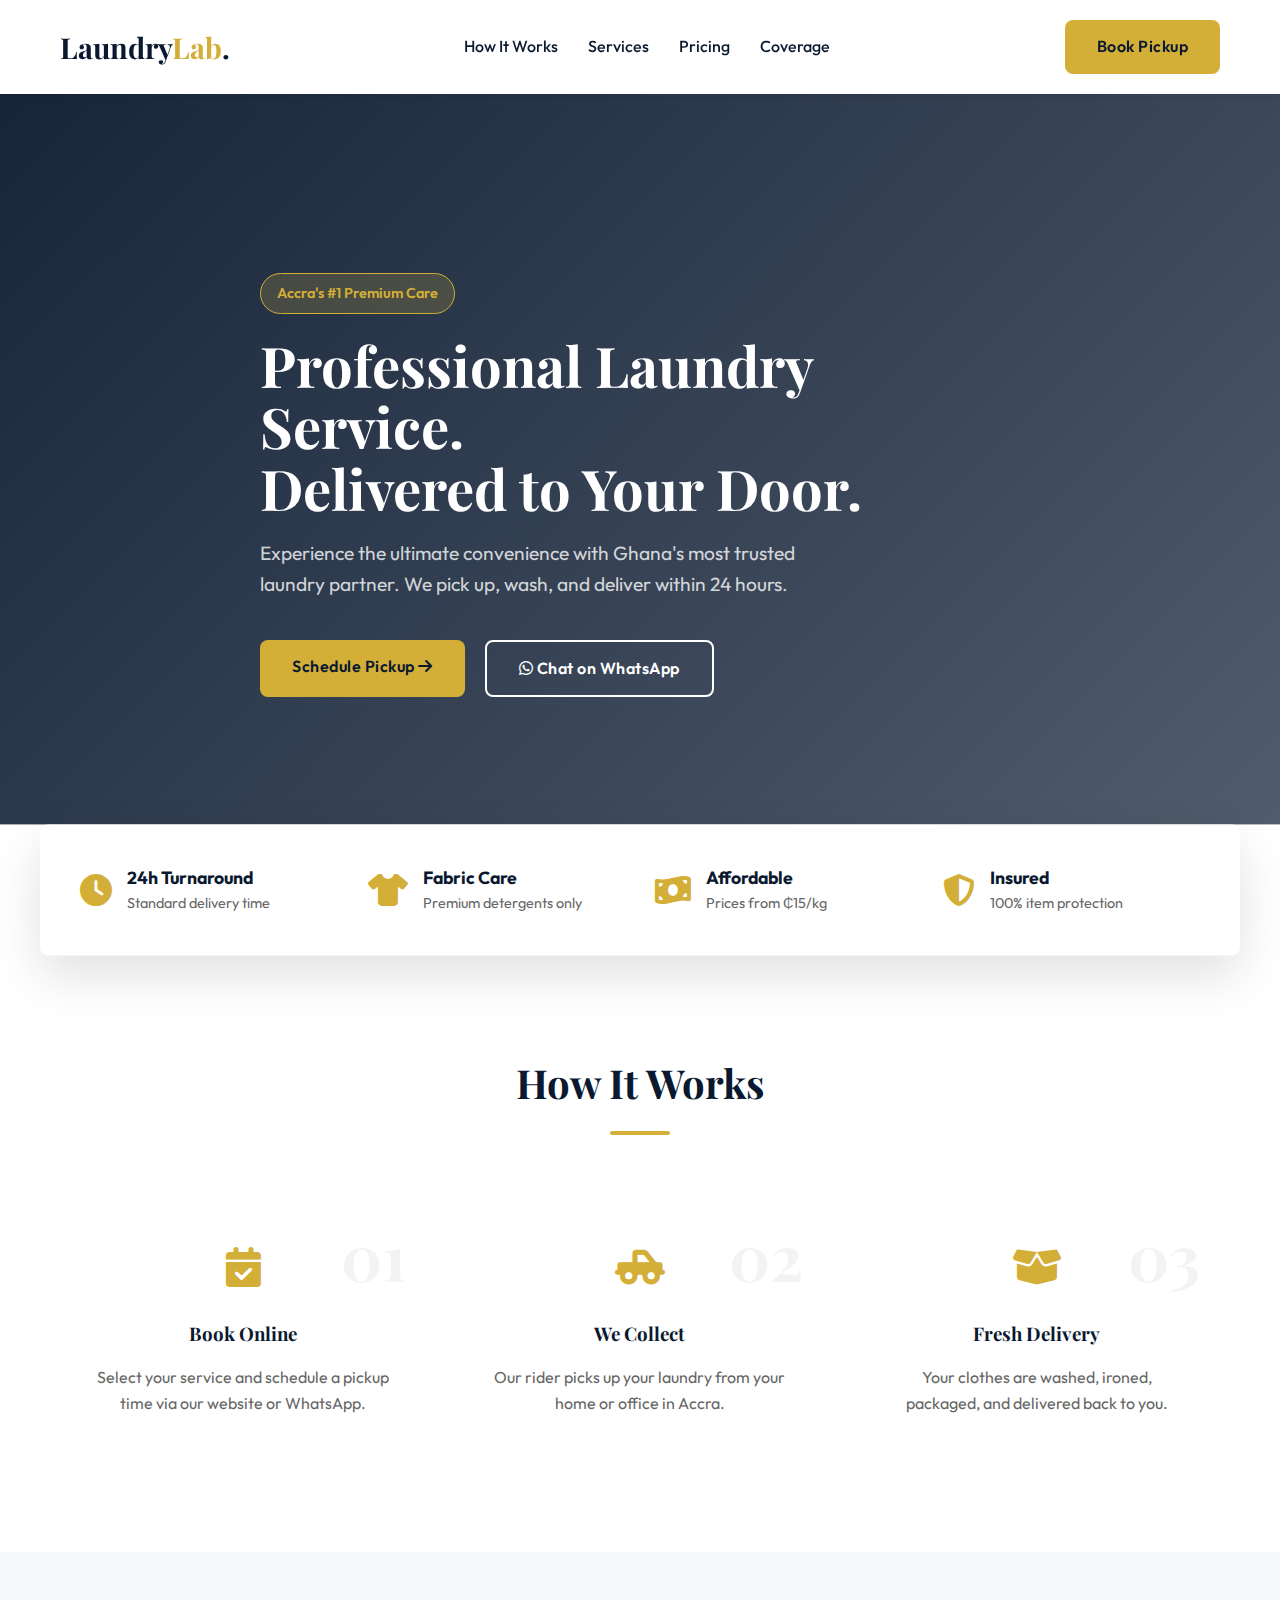
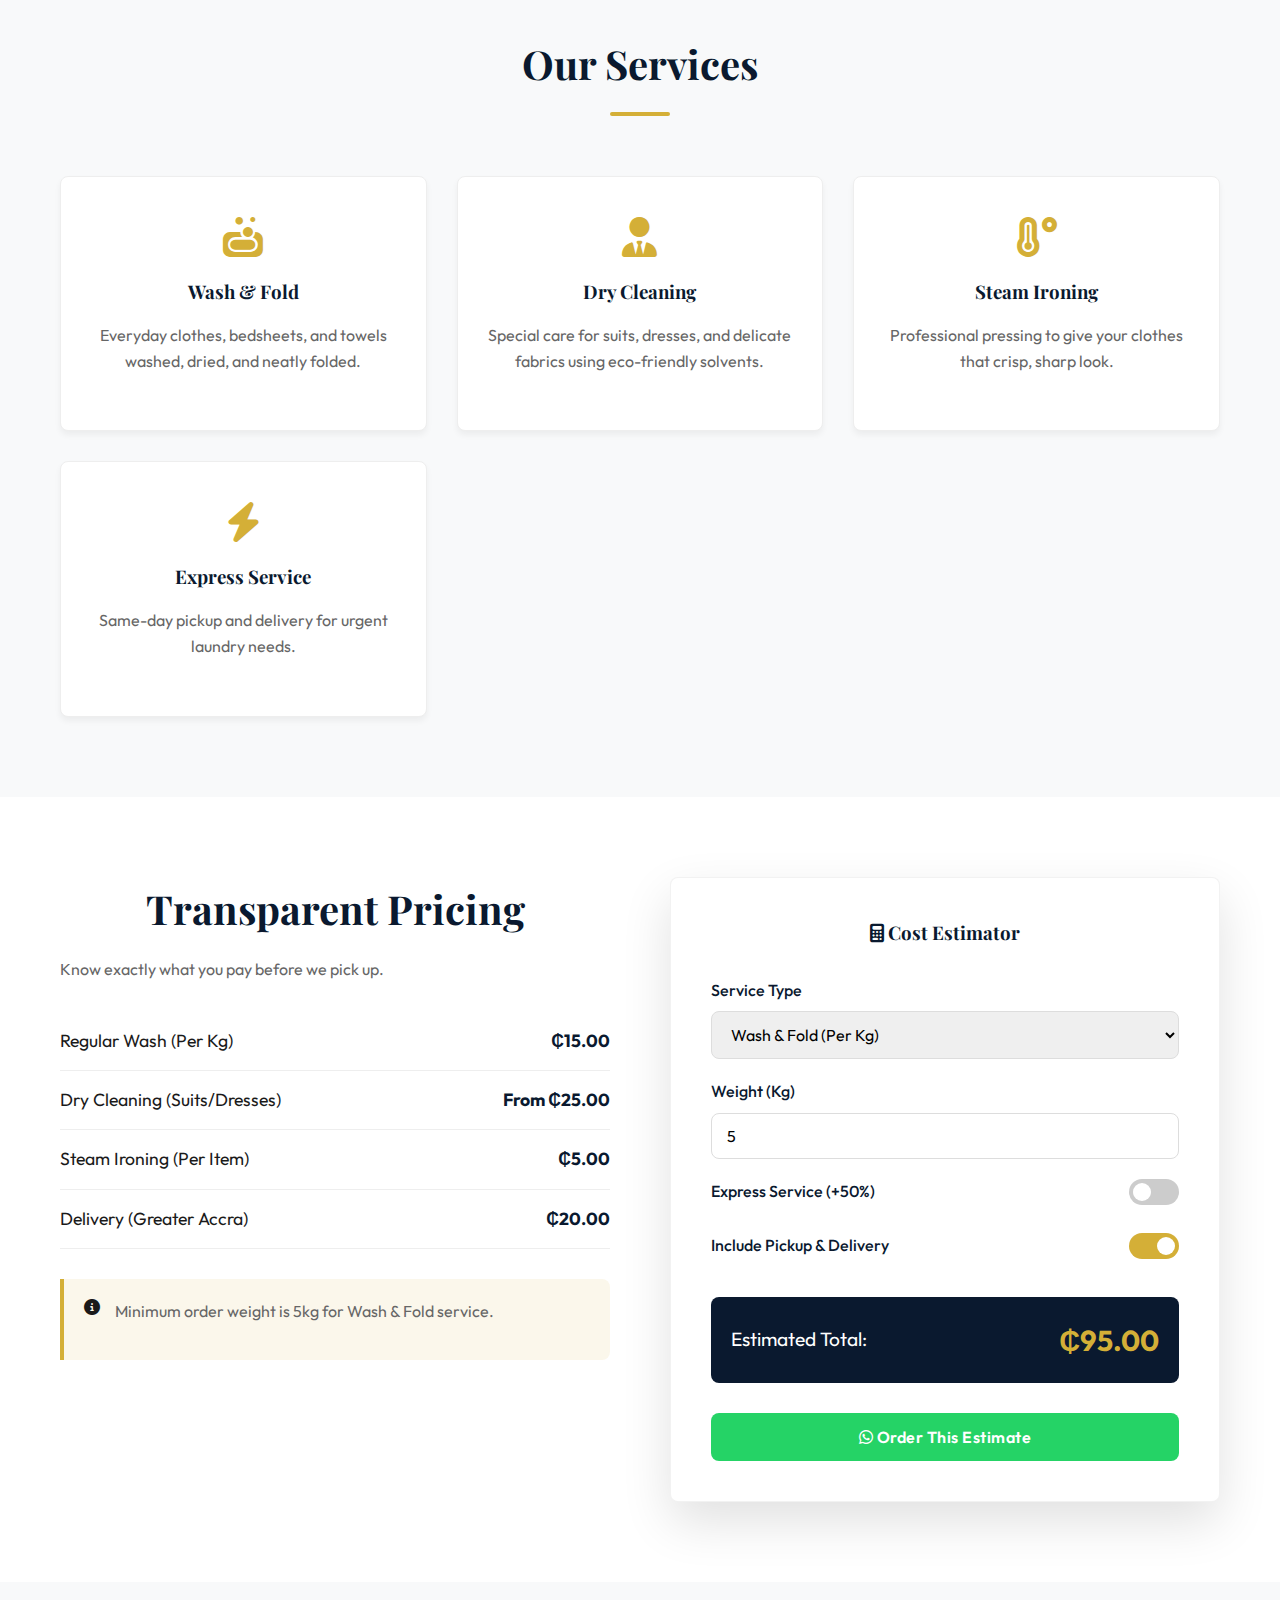
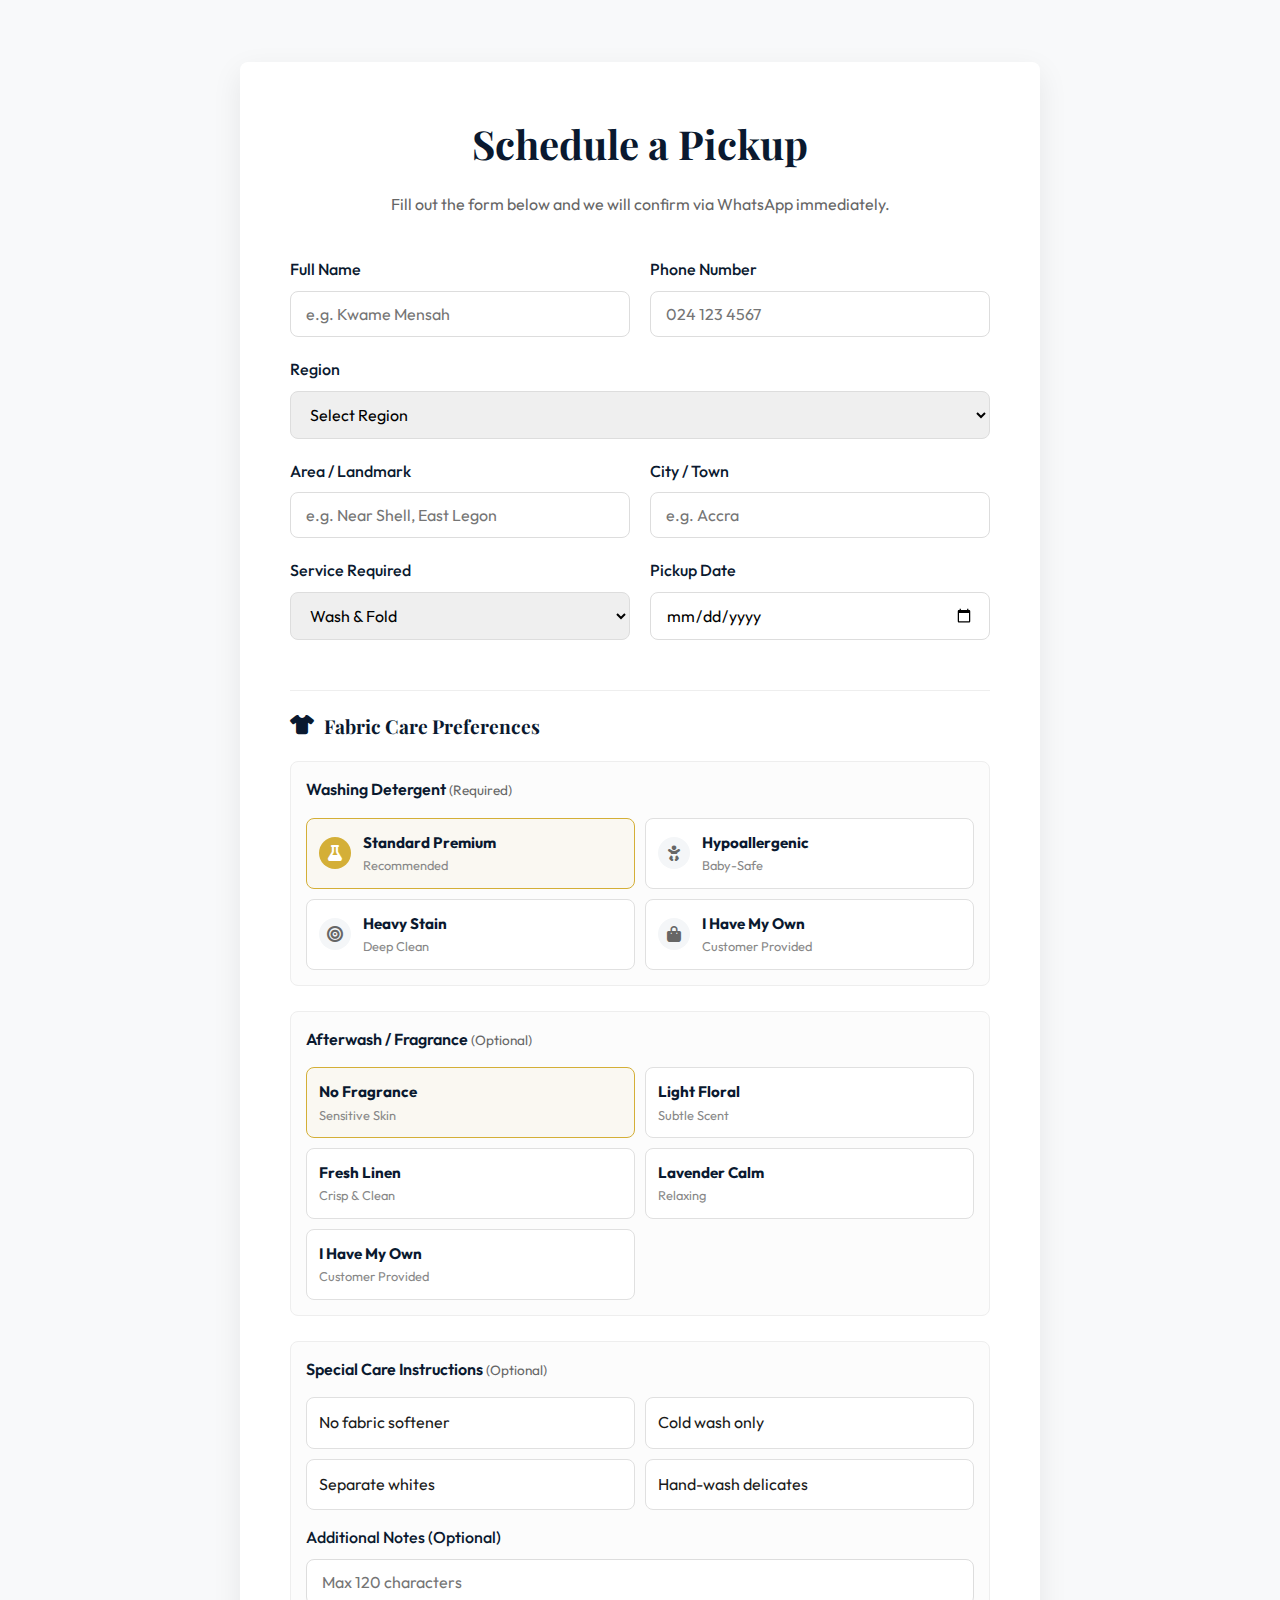
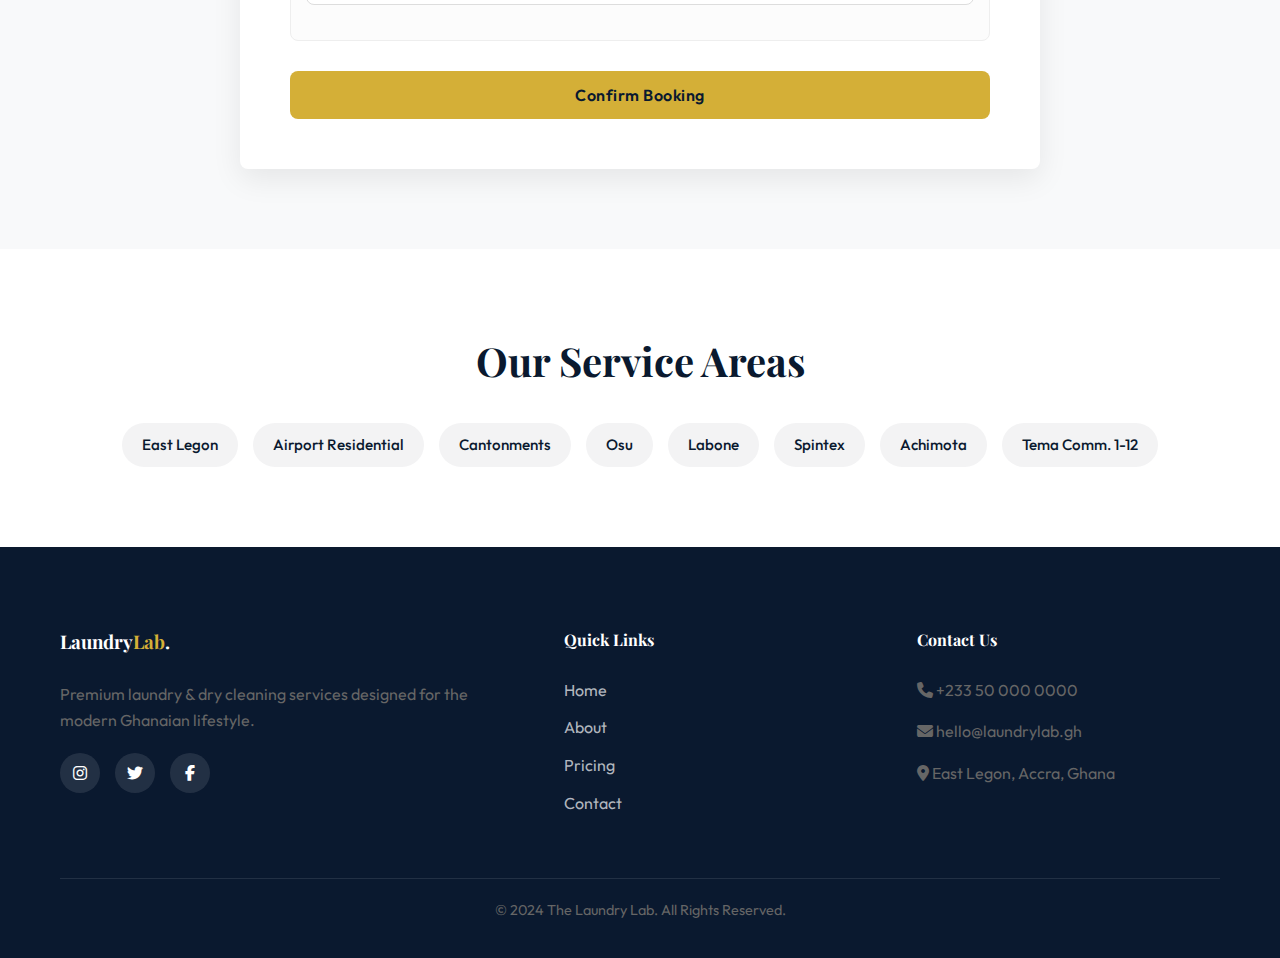
<file: index.html>
<!DOCTYPE html>
<html lang="en">

<head>
    <meta charset="UTF-8">
    <meta name="viewport" content="width=device-width, initial-scale=1.0">
    <title>The Laundry Lab | Premium Laundry Services in Ghana</title>
    <!-- Google Fonts -->
    <link rel="preconnect" href="https://fonts.googleapis.com">
    <link rel="preconnect" href="https://fonts.gstatic.com" crossorigin>
    <link
        href="https://fonts.googleapis.com/css2?family=Outfit:wght@300;400;500;600;700&family=Playfair+Display:ital,wght@0,600;0,700;1,600&display=swap"
        rel="stylesheet">
    <!-- Font Awesome -->
    <link rel="stylesheet" href="https://cdnjs.cloudflare.com/ajax/libs/font-awesome/6.4.0/css/all.min.css">
    <link rel="stylesheet" href="style.css">
</head>

<body>
    <!-- Navbar -->
    <header id="navbar">
        <div class="container nav-container">
            <div class="logo">
                <h1>Laundry<span class="highlight">Lab</span>.</h1>
            </div>
            <nav>
                <ul class="nav-links">
                    <li><a href="#how-it-works">How It Works</a></li>
                    <li><a href="#services">Services</a></li>
                    <li><a href="#pricing">Pricing</a></li>
                    <li><a href="#coverage">Coverage</a></li>
                </ul>
            </nav>
            <div class="nav-actions">
                <a href="#booking" class="btn btn-primary">Book Pickup</a>
                <div class="mobile-toggle">
                    <i class="fas fa-bars"></i>
                </div>
            </div>
        </div>
    </header>

    <!-- Hero Section -->
    <section class="hero">
        <div class="hero-overlay"></div>
        <div class="hero-content container">
            <span class="badge">Accra's #1 Premium Care</span>
            <h1>Professional Laundry Service.<br>Delivered to Your Door.</h1>
            <p>Experience the ultimate convenience with Ghana's most trusted laundry partner. We pick up, wash, and
                deliver within 24 hours.</p>
            <div class="hero-btns">
                <a href="#booking" class="btn btn-primary btn-lg">Schedule Pickup <i class="fas fa-arrow-right"></i></a>
                <a href="https://wa.me/233500864534" class="btn btn-secondary btn-lg"><i class="fab fa-whatsapp"></i>
                    Chat on WhatsApp</a>
            </div>
        </div>
    </section>

    <!-- Trust Strip -->
    <section class="trust-strip">
        <div class="container trust-grid">
            <div class="trust-item">
                <i class="fas fa-clock"></i>
                <div>
                    <h3>24h Turnaround</h3>
                    <p>Standard delivery time</p>
                </div>
            </div>
            <div class="trust-item">
                <i class="fas fa-tshirt"></i>
                <div>
                    <h3>Fabric Care</h3>
                    <p>Premium detergents only</p>
                </div>
            </div>
            <div class="trust-item">
                <i class="fas fa-money-bill-wave"></i>
                <div>
                    <h3>Affordable</h3>
                    <p>Prices from ₵15/kg</p>
                </div>
            </div>
            <div class="trust-item">
                <i class="fas fa-shield-alt"></i>
                <div>
                    <h3>Insured</h3>
                    <p>100% item protection</p>
                </div>
            </div>
        </div>
    </section>

    <!-- How It Works -->
    <section id="how-it-works" class="section">
        <div class="container">
            <div class="section-header">
                <h2>How It Works</h2>
                <div class="divider"></div>
            </div>
            <div class="steps-grid">
                <div class="step-card">
                    <div class="step-number">01</div>
                    <div class="step-icon"><i class="fas fa-calendar-check"></i></div>
                    <h3>Book Online</h3>
                    <p>Select your service and schedule a pickup time via our website or WhatsApp.</p>
                </div>
                <div class="step-card">
                    <div class="step-number">02</div>
                    <div class="step-icon"><i class="fas fa-truck-pickup"></i></div>
                    <h3>We Collect</h3>
                    <p>Our rider picks up your laundry from your home or office in Accra.</p>
                </div>
                <div class="step-card">
                    <div class="step-number">03</div>
                    <div class="step-icon"><i class="fas fa-box-open"></i></div>
                    <h3>Fresh Delivery</h3>
                    <p>Your clothes are washed, ironed, packaged, and delivered back to you.</p>
                </div>
            </div>
        </div>
    </section>

    <!-- Services -->
    <section id="services" class="section bg-light">
        <div class="container">
            <div class="section-header">
                <h2>Our Services</h2>
                <div class="divider"></div>
            </div>
            <div class="services-grid">
                <div class="service-card">
                    <i class="fas fa-soap"></i>
                    <h3>Wash & Fold</h3>
                    <p>Everyday clothes, bedsheets, and towels washed, dried, and neatly folded.</p>
                </div>
                <div class="service-card">
                    <i class="fas fa-user-tie"></i>
                    <h3>Dry Cleaning</h3>
                    <p>Special care for suits, dresses, and delicate fabrics using eco-friendly solvents.</p>
                </div>
                <div class="service-card">
                    <i class="fas fa-temperature-high"></i>
                    <h3>Steam Ironing</h3>
                    <p>Professional pressing to give your clothes that crisp, sharp look.</p>
                </div>
                <div class="service-card">
                    <i class="fas fa-bolt"></i>
                    <h3>Express Service</h3>
                    <p>Same-day pickup and delivery for urgent laundry needs.</p>
                </div>
            </div>
        </div>
    </section>

    <!-- Pricing & Calculator -->
    <section id="pricing" class="section">
        <div class="container">
            <div class="split-layout">
                <div class="pricing-info">
                    <h2>Transparent Pricing</h2>
                    <p class="lead">Know exactly what you pay before we pick up.</p>
                    <ul class="price-list">
                        <li>
                            <span>Regular Wash (Per Kg)</span>
                            <span class="price">₵15.00</span>
                        </li>
                        <li>
                            <span>Dry Cleaning (Suits/Dresses)</span>
                            <span class="price">From ₵25.00</span>
                        </li>
                        <li>
                            <span>Steam Ironing (Per Item)</span>
                            <span class="price">₵5.00</span>
                        </li>
                        <li>
                            <span>Delivery (Greater Accra)</span>
                            <span class="price">₵20.00</span>
                        </li>
                    </ul>
                    <div class="highlight-box">
                        <i class="fas fa-info-circle"></i>
                        <p>Minimum order weight is 5kg for Wash & Fold service.</p>
                    </div>
                </div>

                <div class="calculator-card">
                    <h3><i class="fas fa-calculator"></i> Cost Estimator</h3>
                    <form id="calculator-form">
                        <div class="form-group">
                            <label>Service Type</label>
                            <select id="calc-service">
                                <option value="wash">Wash & Fold (Per Kg)</option>
                                <option value="dryclean">Dry Cleaning (Per Item)</option>
                                <option value="iron">Ironing Only (Per Item)</option>
                            </select>
                        </div>
                        <div class="form-group">
                            <label id="quantity-label">Weight (Kg)</label>
                            <input type="number" id="calc-quantity" value="5" min="1">
                        </div>
                        <div class="form-group toggle-group">
                            <label>Express Service (+50%)</label>
                            <label class="switch">
                                <input type="checkbox" id="calc-express">
                                <span class="slider round"></span>
                            </label>
                        </div>
                        <div class="form-group toggle-group">
                            <label>Include Pickup & Delivery</label>
                            <label class="switch">
                                <input type="checkbox" id="calc-delivery" checked>
                                <span class="slider round"></span>
                            </label>
                        </div>
                        <div class="total-display">
                            <span>Estimated Total:</span>
                            <span id="calc-total" class="amount">₵0.00</span>
                        </div>
                        <button type="button" id="btn-calc-whatsapp" class="btn btn-whatsapp full-width">
                            <i class="fab fa-whatsapp"></i> Order This Estimate
                        </button>
                    </form>
                </div>
            </div>
        </div>
    </section>

    <!-- Booking Section -->
    <section id="booking" class="section booking-section">
        <div class="container">
            <div class="booking-wrapper">
                <div class="booking-header">
                    <h2>Schedule a Pickup</h2>
                    <p>Fill out the form below and we will confirm via WhatsApp immediately.</p>
                </div>
                <form id="booking-form">
                    <div class="form-row">
                        <div class="form-group">
                            <label>Full Name</label>
                            <input type="text" id="bf-name" required placeholder="e.g. Kwame Mensah">
                        </div>
                        <div class="form-group">
                            <label>Phone Number</label>
                            <input type="tel" id="bf-phone" required placeholder="024 123 4567">
                        </div>
                    </div>
                    <div class="form-group">
                        <label>Region</label>
                        <select id="bf-region" required>
                            <option value="" disabled selected>Select Region</option>
                            <option value="Greater Accra">Greater Accra</option>
                            <option value="Ashanti">Ashanti</option>
                            <option value="Central">Central</option>
                            <option value="Eastern">Eastern</option>
                            <option value="Western">Western</option>
                            <option value="Volta">Volta</option>
                            <option value="Northern">Northern</option>
                        </select>
                    </div>

                    <div class="form-row">
                        <div class="form-group">
                            <label>Area / Landmark</label>
                            <input type="text" id="bf-area" required placeholder="e.g. Near Shell, East Legon"
                                list="landmarks">
                            <datalist id="landmarks">
                                <option value="Near Shell Station">
                                <option value="Opposite Total Filing Station">
                                <option value="Behind Melcom">
                            </datalist>
                        </div>
                        <div class="form-group">
                            <label>City / Town</label>
                            <input type="text" id="bf-city" required placeholder="e.g. Accra">
                        </div>
                    </div>
                    <div class="form-row">
                        <div class="form-group">
                            <label>Service Required</label>
                            <select id="bf-service">
                                <option value="Wash & Fold">Wash & Fold</option>
                                <option value="Dry Cleaning">Dry Cleaning</option>
                                <option value="Express Service">Express Service</option>
                            </select>
                        </div>
                        <div class="form-group">
                            <label>Pickup Date</label>
                            <input type="date" id="bf-date" required>
                        </div>
                    </div>

                    <!-- FABRIC CARE PREFERENCE SYSTEM -->
                    <div class="fabric-care-container">
                        <h3><i class="fas fa-tshirt"></i> Fabric Care Preferences</h3>

                        <!-- 1. Washing Detergent (Always Open) -->
                        <div class="care-group expanded">
                            <div class="care-header">
                                <span>Washing Detergent <small>(Required)</small></span>
                            </div>
                            <div class="care-content">
                                <div class="care-options-grid radio-grid">
                                    <label class="care-option-card selected">
                                        <input type="radio" name="detergent" value="Standard Premium" checked>
                                        <div class="option-icon"><i class="fas fa-flask"></i></div>
                                        <div class="option-info">
                                            <strong>Standard Premium</strong>
                                            <span>Recommended</span>
                                        </div>
                                    </label>
                                    <label class="care-option-card">
                                        <input type="radio" name="detergent" value="Hypoallergenic">
                                        <div class="option-icon"><i class="fas fa-baby"></i></div>
                                        <div class="option-info">
                                            <strong>Hypoallergenic</strong>
                                            <span>Baby-Safe</span>
                                        </div>
                                    </label>
                                    <label class="care-option-card">
                                        <input type="radio" name="detergent" value="Heavy Stain">
                                        <div class="option-icon"><i class="fas fa-bullseye"></i></div>
                                        <div class="option-info">
                                            <strong>Heavy Stain</strong>
                                            <span>Deep Clean</span>
                                        </div>
                                    </label>
                                    <label class="care-option-card">
                                        <input type="radio" name="detergent" value="Customer Provided">
                                        <div class="option-icon"><i class="fas fa-shopping-bag"></i></div>
                                        <div class="option-info">
                                            <strong>I Have My Own</strong>
                                            <span>Customer Provided</span>
                                        </div>
                                    </label>
                                </div>
                                <div id="detergent-warning" class="care-warning-box" style="display: none;">
                                    <i class="fas fa-info-circle"></i> Please ensure the detergent is available at
                                    pickup.
                                </div>
                            </div>
                        </div>

                        <!-- 2. Afterwash / Fragrance (Collapsible on Mobile) -->
                        <div class="care-group collapsible">
                            <div class="care-header toggle-header">
                                <span>Afterwash / Fragrance <small>(Optional)</small></span>
                                <i class="fas fa-chevron-down mobile-only"></i>
                            </div>
                            <div class="care-content">
                                <div class="care-options-grid radio-grid">
                                    <label class="care-option-card selected">
                                        <input type="radio" name="fragrance" value="No Fragrance" checked>
                                        <div class="option-info">
                                            <strong>No Fragrance</strong>
                                            <span>Sensitive Skin</span>
                                        </div>
                                    </label>
                                    <label class="care-option-card">
                                        <input type="radio" name="fragrance" value="Light Floral">
                                        <div class="option-info">
                                            <strong>Light Floral</strong>
                                            <span>Subtle Scent</span>
                                        </div>
                                    </label>
                                    <label class="care-option-card">
                                        <input type="radio" name="fragrance" value="Fresh Linen">
                                        <div class="option-info">
                                            <strong>Fresh Linen</strong>
                                            <span>Crisp & Clean</span>
                                        </div>
                                    </label>
                                    <label class="care-option-card">
                                        <input type="radio" name="fragrance" value="Lavender Calm">
                                        <div class="option-info">
                                            <strong>Lavender Calm</strong>
                                            <span>Relaxing</span>
                                        </div>
                                    </label>
                                    <label class="care-option-card">
                                        <input type="radio" name="fragrance" value="Customer Provided">
                                        <div class="option-info">
                                            <strong>I Have My Own</strong>
                                            <span>Customer Provided</span>
                                        </div>
                                    </label>
                                </div>
                            </div>
                        </div>

                        <!-- 3. Special Care Instructions (Collapsible on Mobile) -->
                        <div class="care-group collapsible">
                            <div class="care-header toggle-header">
                                <span>Special Care Instructions <small>(Optional)</small></span>
                                <i class="fas fa-chevron-down mobile-only"></i>
                            </div>
                            <div class="care-content">
                                <div class="care-options-grid checkbox-grid">
                                    <label class="care-check-card">
                                        <input type="checkbox" name="special-care" value="No fabric softener">
                                        <span>No fabric softener</span>
                                    </label>
                                    <label class="care-check-card">
                                        <input type="checkbox" name="special-care" value="Cold wash only">
                                        <span>Cold wash only</span>
                                    </label>
                                    <label class="care-check-card">
                                        <input type="checkbox" name="special-care" value="Separate whites">
                                        <span>Separate whites</span>
                                    </label>
                                    <label class="care-check-card">
                                        <input type="checkbox" name="special-care" value="Hand-wash delicates">
                                        <span>Hand-wash delicates</span>
                                    </label>
                                </div>
                                <div class="form-group compact-input" style="margin-top: 15px;">
                                    <label>Additional Notes (Optional)</label>
                                    <input type="text" id="bf-notes" maxlength="120" placeholder="Max 120 characters">
                                </div>
                            </div>
                        </div>
                    </div>
                    <button type="submit" class="btn btn-primary full-width">Confirm Booking</button>
                </form>
            </div>
        </div>
    </section>

    <!-- Coverage -->
    <section id="coverage" class="section text-center">
        <div class="container">
            <h2>Our Service Areas</h2>
            <div class="area-tags">
                <span class="tag">East Legon</span>
                <span class="tag">Airport Residential</span>
                <span class="tag">Cantonments</span>
                <span class="tag">Osu</span>
                <span class="tag">Labone</span>
                <span class="tag">Spintex</span>
                <span class="tag">Achimota</span>
                <span class="tag">Tema Comm. 1-12</span>
            </div>
        </div>
    </section>

    <!-- Footer -->
    <footer>
        <div class="container">
            <div class="footer-content">
                <div class="footer-col">
                    <h3>Laundry<span class="highlight">Lab</span>.</h3>
                    <p>Premium laundry & dry cleaning services designed for the modern Ghanaian lifestyle.</p>
                    <div class="socials">
                        <a href="#"><i class="fab fa-instagram"></i></a>
                        <a href="#"><i class="fab fa-twitter"></i></a>
                        <a href="#"><i class="fab fa-facebook-f"></i></a>
                    </div>
                </div>
                <div class="footer-col">
                    <h4>Quick Links</h4>
                    <ul>
                        <li><a href="#home">Home</a></li>
                        <li><a href="#about">About</a></li>
                        <li><a href="#pricing">Pricing</a></li>
                        <li><a href="#contact">Contact</a></li>
                    </ul>
                </div>
                <div class="footer-col">
                    <h4>Contact Us</h4>
                    <p><i class="fas fa-phone"></i> +233 50 000 0000</p>
                    <p><i class="fas fa-envelope"></i> hello@laundrylab.gh</p>
                    <p><i class="fas fa-map-marker-alt"></i> East Legon, Accra, Ghana</p>
                </div>
            </div>
            <div class="footer-bottom">
                <p>&copy; 2024 The Laundry Lab. All Rights Reserved.</p>
            </div>
        </div>
    </footer>

    <script src="script.js"></script>
</body>

</html>
</file>
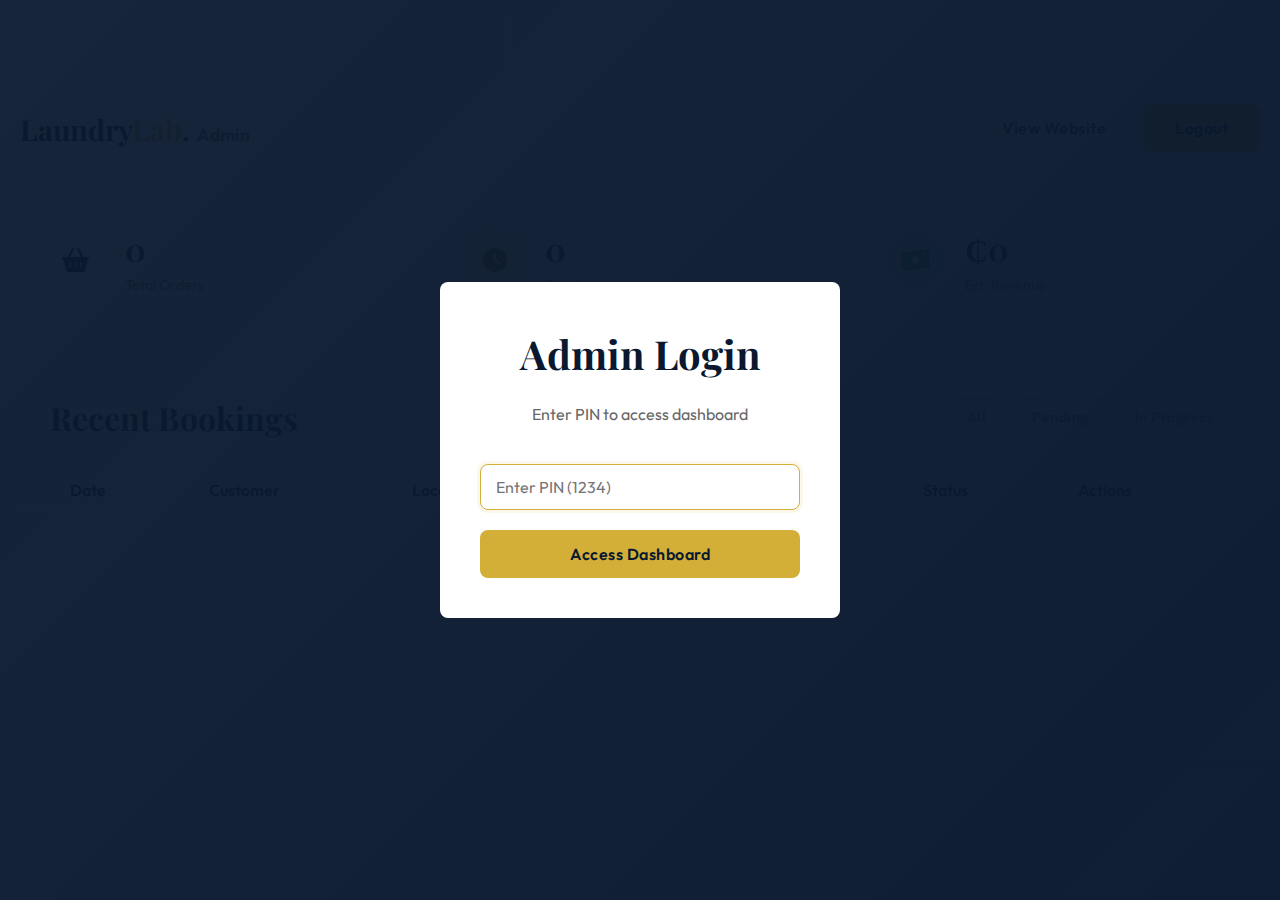
<file: admin.html>
<!DOCTYPE html>
<html lang="en">

<head>
    <meta charset="UTF-8">
    <meta name="viewport" content="width=device-width, initial-scale=1.0">
    <title>Admin Dashboard | The Laundry Lab</title>
    <!-- Google Fonts -->
    <link rel="preconnect" href="https://fonts.googleapis.com">
    <link rel="preconnect" href="https://fonts.gstatic.com" crossorigin>
    <link
        href="https://fonts.googleapis.com/css2?family=Outfit:wght@300;400;500;600;700&family=Playfair+Display:ital,wght@0,600;0,700;1,600&display=swap"
        rel="stylesheet">
    <!-- Font Awesome -->
    <link rel="stylesheet" href="https://cdnjs.cloudflare.com/ajax/libs/font-awesome/6.4.0/css/all.min.css">
    <link rel="stylesheet" href="style.css">
</head>

<body class="admin-body">

    <!-- Login Overlay -->
    <div id="login-overlay">
        <div class="login-box">
            <h2>Admin Login</h2>
            <p>Enter PIN to access dashboard</p>
            <input type="password" id="admin-pin" placeholder="Enter PIN (1234)" autofocus>
            <button id="login-btn" class="btn btn-primary full-width">Access Dashboard</button>
        </div>
    </div>

    <div class="dashboard-container">
        <header class="admin-header">
            <div class="logo">
                <h1>Laundry<span class="highlight">Lab</span>. <span
                        style="font-size: 0.6em; color: #666; font-family: 'Outfit'">Admin</span></h1>
            </div>
            <div class="admin-actions">
                <a href="index.html" class="btn btn-secondary" style="border-color: #ddd; color: #333">View Website</a>
                <button id="logout-btn" class="btn btn-primary">Logout</button>
            </div>
        </header>

        <!-- Stats -->
        <div class="stats-grid">
            <div class="stat-card">
                <div class="stat-icon"><i class="fas fa-shopping-basket"></i></div>
                <div class="stat-info">
                    <h3 id="stat-total">0</h3>
                    <p>Total Orders</p>
                </div>
            </div>
            <div class="stat-card">
                <div class="stat-icon" style="color: #856404; background: #fff3cd"><i class="fas fa-clock"></i></div>
                <div class="stat-info">
                    <h3 id="stat-pending">0</h3>
                    <p>Pending</p>
                </div>
            </div>
            <div class="stat-card">
                <div class="stat-icon" style="color: #28a745; background: #d4edda"><i
                        class="fas fa-money-bill-wave"></i></div>
                <div class="stat-info">
                    <h3 id="stat-revenue">₵0</h3>
                    <p>Est. Revenue</p>
                </div>
            </div>
        </div>

        <!-- Bookings Table -->
        <div class="table-container">
            <div class="dashboard-header">
                <h2>Recent Bookings</h2>
                <div class="filter-group">
                    <button class="btn btn-secondary filter-btn" onclick="renderTable('all')">All</button>
                    <button class="btn btn-secondary filter-btn" onclick="renderTable('pending')">Pending</button>
                    <button class="btn btn-secondary filter-btn" onclick="renderTable('progress')">In Progress</button>
                </div>
            </div>
            <table class="bookings-table">
                <thead>
                    <tr>
                        <th>Date</th>
                        <th>Customer</th>
                        <th>Location</th>
                        <th>Service</th>
                        <th>Notes</th>
                        <th>Status</th>
                        <th>Actions</th>
                    </tr>
                </thead>
                <tbody id="bookings-body">
                    <!-- JS will populate this -->
                </tbody>
            </table>
        </div>
    </div>

    <!-- Order Details Modal -->
    <div id="order-modal" class="modal">
        <div class="modal-content">
            <span class="close-modal">&times;</span>
            <div id="modal-details">
                <!-- Details injected here -->
            </div>
        </div>
    </div>

    <script src="dashboard.js"></script>
</body>

</html>
</file>
<file: style.css>
/* 
   THE LAUNDRY LAB - Premium Design System
   Theme: Navy Blue & Gold (Luxury/Corporate)
*/

:root {
    --primary-color: #0a192f;
    /* Deep Navy */
    --accent-color: #d4af37;
    /* Metallic Gold */
    --accent-hover: #b5952f;
    --text-dark: #1a1a1a;
    --text-light: #666666;
    --bg-light: #f8f9fa;
    --white: #ffffff;
    --danger: #dc3545;
    --success: #28a745;
    --whatsapp: #25D366;

    --shadow-sm: 0 4px 6px rgba(0, 0, 0, 0.05);
    --shadow-md: 0 10px 30px rgba(0, 0, 0, 0.08);
    --shadow-lg: 0 20px 50px rgba(0, 0, 0, 0.12);

    --radius: 8px;
    --transition: all 0.3s cubic-bezier(0.4, 0, 0.2, 1);
}

/* RESET & BASE */
* {
    margin: 0;
    padding: 0;
    box-sizing: border-box;
    scroll-behavior: smooth;
}

body {
    font-family: 'Inter', sans-serif;
    /* Fallback if Google Fonts fail to load but they are linked in HTML */
    font-family: 'Outfit', sans-serif;
    /* Primary Body Font */
    color: var(--text-dark);
    line-height: 1.6;
    background-color: var(--white);
    overflow-x: hidden;
}

h1,
h2,
h3,
h4,
h5,
h6 {
    font-family: 'Playfair Display', serif;
    color: var(--primary-color);
    font-weight: 700;
    margin-bottom: 1rem;
}

h2 {
    font-size: 2.5rem;
    text-align: center;
}

p {
    color: var(--text-light);
    margin-bottom: 1rem;
}

a {
    text-decoration: none;
    color: inherit;
    transition: var(--transition);
}

ul {
    list-style: none;
}

img {
    max-width: 100%;
    display: block;
}

/* UTILITIES */
.container {
    max-width: 1200px;
    margin: 0 auto;
    padding: 0 20px;
}

.text-center {
    text-align: center;
}

.bg-light {
    background-color: var(--bg-light);
}

.section {
    padding: 80px 0;
}

.section-header {
    text-align: center;
    margin-bottom: 60px;
}

.divider {
    height: 4px;
    width: 60px;
    background-color: var(--accent-color);
    margin: 10px auto 0;
    border-radius: 2px;
}

.highlight {
    color: var(--accent-color);
}

/* BUTTONS */
.btn {
    display: inline-block;
    padding: 14px 32px;
    border-radius: var(--radius);
    font-weight: 600;
    font-size: 1rem;
    cursor: pointer;
    border: none;
    transition: var(--transition);
    font-family: 'Outfit', sans-serif;
    letter-spacing: 0.5px;
}

.btn-primary {
    background-color: var(--accent-color);
    color: var(--primary-color);
}

.btn-primary:hover {
    background-color: var(--accent-hover);
    transform: translateY(-2px);
    box-shadow: var(--shadow-md);
}

.btn-secondary {
    background-color: transparent;
    border: 2px solid var(--white);
    color: var(--white);
}

.btn-secondary:hover {
    background-color: var(--white);
    color: var(--primary-color);
}

.btn-outline-dark {
    background-color: transparent;
    border: 1px solid var(--primary-color);
    color: var(--primary-color);
}

.btn-outline-dark:hover {
    background-color: var(--primary-color);
    color: var(--white);
}

.btn-whatsapp {
    background-color: var(--whatsapp);
    color: white;
}

.btn-whatsapp:hover {
    background-color: #128C7E;
}

.full-width {
    width: 100%;
    text-align: center;
}

/* NAVBAR */
#navbar {
    background-color: var(--white);
    padding: 20px 0;
    position: fixed;
    width: 100%;
    top: 0;
    z-index: 1000;
    box-shadow: var(--shadow-sm);
    transition: var(--transition);
}

#navbar.scrolled {
    padding: 10px 0;
}

.nav-container {
    display: flex;
    justify-content: space-between;
    align-items: center;
}

.logo h1 {
    font-size: 1.8rem;
    margin: 0;
}

.nav-links {
    display: flex;
    gap: 30px;
}

.nav-links a {
    font-weight: 500;
    font-size: 1rem;
    color: var(--primary-color);
}

.nav-links a:hover {
    color: var(--accent-color);
}

.nav-actions {
    display: flex;
    align-items: center;
    gap: 20px;
}

.mobile-toggle {
    display: none;
    font-size: 1.5rem;
    cursor: pointer;
    color: var(--primary-color);
}

/* HERO SECTION */
.hero {
    height: 90vh;
    min-height: 600px;
    background: url('https://images.unsplash.com/photo-1545173168-9f1947eebb8f?ixlib=rb-4.0.3&auto=format&fit=crop&w=1920&q=80') no-repeat center center/cover;
    position: relative;
    display: flex;
    align-items: center;
    margin-top: 80px;
    /* Offset fixed header */
}

.hero-overlay {
    position: absolute;
    top: 0;
    left: 0;
    width: 100%;
    height: 100%;
    background: linear-gradient(135deg, rgba(10, 25, 47, 0.95) 0%, rgba(10, 25, 47, 0.7) 100%);
}

.hero-content {
    position: relative;
    z-index: 2;
    color: var(--white);
    max-width: 800px;
}

.badge {
    display: inline-block;
    background-color: rgba(212, 175, 55, 0.2);
    color: var(--accent-color);
    padding: 8px 16px;
    border-radius: 50px;
    font-size: 0.9rem;
    font-weight: 600;
    margin-bottom: 20px;
    border: 1px solid var(--accent-color);
}

.hero h1 {
    color: var(--white);
    font-size: 3.5rem;
    line-height: 1.1;
    margin-bottom: 20px;
}

.hero p {
    color: rgba(255, 255, 255, 0.8);
    font-size: 1.2rem;
    margin-bottom: 40px;
    max-width: 600px;
}

.hero-btns {
    display: flex;
    gap: 20px;
    flex-wrap: wrap;
}

/* TRUST STRIP */
.trust-strip {
    background-color: var(--white);
    transform: translateY(-50%);
    position: relative;
    z-index: 10;
    margin-bottom: -50px;
    /* Compensate for transform */
}

.trust-grid {
    display: grid;
    grid-template-columns: repeat(auto-fit, minmax(250px, 1fr));
    gap: 30px;
    background: var(--white);
    padding: 40px;
    border-radius: var(--radius);
    box-shadow: var(--shadow-lg);
}

.trust-item {
    display: flex;
    align-items: center;
    gap: 15px;
}

.trust-item i {
    font-size: 2rem;
    color: var(--accent-color);
}

.trust-item h3 {
    font-size: 1.1rem;
    margin: 0;
    font-family: 'Outfit', sans-serif;
}

.trust-item p {
    margin: 0;
    font-size: 0.9rem;
}

/* CARDS */
.steps-grid,
.services-grid {
    display: grid;
    grid-template-columns: repeat(auto-fit, minmax(300px, 1fr));
    gap: 30px;
}

.step-card,
.service-card {
    background: var(--white);
    padding: 40px 30px;
    border-radius: var(--radius);
    text-align: center;
    transition: var(--transition);
    position: relative;
}

.service-card {
    box-shadow: var(--shadow-sm);
    border: 1px solid #eee;
}

.step-card:hover,
.service-card:hover {
    transform: translateY(-10px);
    box-shadow: var(--shadow-md);
}

.step-number {
    font-size: 4rem;
    font-weight: 700;
    color: rgba(10, 25, 47, 0.05);
    position: absolute;
    top: 10px;
    right: 20px;
    font-family: 'Playfair Display', serif;
}

.step-icon,
.service-card i {
    font-size: 2.5rem;
    color: var(--accent-color);
    margin-bottom: 20px;
    display: inline-block;
}

/* PRICING & CALCULATOR */
.split-layout {
    display: grid;
    grid-template-columns: 1fr 1fr;
    gap: 60px;
    align-items: start;
}

.price-list {
    margin: 30px 0;
}

.price-list li {
    display: flex;
    justify-content: space-between;
    padding: 15px 0;
    border-bottom: 1px solid #eee;
    font-size: 1.1rem;
}

.price-list .price {
    font-weight: 700;
    color: var(--primary-color);
}

.highlight-box {
    background-color: rgba(212, 175, 55, 0.1);
    border-left: 4px solid var(--accent-color);
    padding: 20px;
    display: flex;
    gap: 15px;
    border-radius: 0 var(--radius) var(--radius) 0;
}

.calculator-card {
    background-color: var(--white);
    padding: 40px;
    border-radius: var(--radius);
    box-shadow: var(--shadow-lg);
    border: 1px solid rgba(0, 0, 0, 0.05);
}

.calculator-card h3 {
    text-align: center;
    margin-bottom: 30px;
}

.form-group {
    margin-bottom: 20px;
}

.form-group label {
    display: block;
    margin-bottom: 8px;
    font-weight: 500;
    color: var(--primary-color);
}

input,
select {
    width: 100%;
    padding: 12px 15px;
    border: 1px solid #ddd;
    border-radius: var(--radius);
    font-size: 1rem;
    transition: var(--transition);
    font-family: 'Outfit', sans-serif;
}

input:focus,
select:focus {
    outline: none;
    border-color: var(--accent-color);
    box-shadow: 0 0 0 3px rgba(212, 175, 55, 0.1);
}

.toggle-group {
    display: flex;
    justify-content: space-between;
    align-items: center;
}

/* Toggle Switch */
.switch {
    position: relative;
    display: inline-block;
    width: 50px;
    height: 26px;
}

.switch input {
    opacity: 0;
    width: 0;
    height: 0;
}

.slider {
    position: absolute;
    cursor: pointer;
    top: 0;
    left: 0;
    right: 0;
    bottom: 0;
    background-color: #ccc;
    transition: .4s;
    border-radius: 34px;
}

.slider:before {
    position: absolute;
    content: "";
    height: 18px;
    width: 18px;
    left: 4px;
    bottom: 4px;
    background-color: white;
    transition: .4s;
    border-radius: 50%;
}

input:checked+.slider {
    background-color: var(--accent-color);
}

input:checked+.slider:before {
    transform: translateX(24px);
}

.total-display {
    background-color: var(--primary-color);
    color: var(--white);
    padding: 20px;
    border-radius: var(--radius);
    display: flex;
    justify-content: space-between;
    align-items: center;
    margin: 30px 0;
    font-size: 1.2rem;
}

.total-display .amount {
    font-size: 1.8rem;
    font-weight: 700;
    color: var(--accent-color);
}

/* BOOKING FORM */
.booking-section {
    background-color: var(--bg-light);
}

.booking-wrapper {
    background-color: var(--white);
    max-width: 800px;
    margin: 0 auto;
    padding: 50px;
    border-radius: var(--radius);
    box-shadow: var(--shadow-md);
}

.booking-header {
    text-align: center;
    margin-bottom: 40px;
}

.form-row {
    display: grid;
    grid-template-columns: 1fr 1fr;
    gap: 20px;
}

/* --- FABRIC CARE PREFERENCES (Scoped & Mobile Optimized) --- */
.fabric-care-container {
    margin: 30px 0;
    padding-top: 20px;
    border-top: 1px solid #eee;
}

.fabric-care-container h3 {
    font-size: 1.2rem;
    margin-bottom: 20px;
    color: var(--primary-color);
    display: flex;
    align-items: center;
    gap: 10px;
}

.care-group {
    margin-bottom: 25px;
    background: #fcfcfc;
    border: 1px solid #eee;
    border-radius: var(--radius);
    padding: 15px;
}

.care-header {
    font-weight: 600;
    color: var(--primary-color);
    margin-bottom: 15px;
    display: flex;
    justify-content: space-between;
    align-items: center;
}

.care-header small {
    font-weight: 400;
    color: var(--text-light);
    font-size: 0.85rem;
}

.care-content {
    /* Always visible on desktop */
    display: block;
}

/* Grid Layouts */
.care-options-grid {
    display: grid;
    gap: 10px;
}

.radio-grid {
    grid-template-columns: repeat(2, 1fr);
    /* 2 columns on desktop */
}

.checkbox-grid {
    grid-template-columns: repeat(2, 1fr);
}

/* Option Cards */
.care-option-card,
.care-check-card {
    display: flex;
    align-items: center;
    gap: 12px;
    padding: 12px;
    background: var(--white);
    border: 1px solid #e0e0e0;
    border-radius: 8px;
    cursor: pointer;
    transition: all 0.2s ease;
    position: relative;
    overflow: hidden;
}

.care-option-card:hover,
.care-check-card:hover {
    border-color: #ccc;
    background: #fff;
}

.care-option-card input,
.care-check-card input {
    position: absolute;
    opacity: 0;
    width: 0;
    height: 0;
}

/* Selected States */
.care-option-card.selected,
.care-check-card:has(input:checked) {
    /* Modern browsers */
    border-color: var(--accent-color);
    background-color: rgba(212, 175, 55, 0.05);
}

/* Fallback for older browsers if needed (handled via JS for radio mostly) */
.care-check-card input:checked+span {
    font-weight: 600;
    color: var(--primary-color);
}

.option-icon {
    width: 32px;
    height: 32px;
    background: #f4f6f8;
    border-radius: 50%;
    display: flex;
    align-items: center;
    justify-content: center;
    color: var(--text-light);
    flex-shrink: 0;
}

.care-option-card.selected .option-icon {
    background: var(--accent-color);
    color: var(--white);
}

.option-info {
    display: flex;
    flex-direction: column;
}

.option-info strong {
    font-size: 0.95rem;
    color: var(--primary-color);
}

.option-info span {
    font-size: 0.8rem;
    color: #888;
}

/* Warning Box */
.care-warning-box {
    margin-top: 10px;
    padding: 10px 15px;
    background: #fff3cd;
    color: #856404;
    border-radius: 6px;
    font-size: 0.9rem;
    display: flex;
    align-items: center;
    gap: 8px;
    animation: fadeIn 0.3s;
}

/* Internal Accordion Logic for Mobile */
.mobile-only {
    display: none;
}

@media (max-width: 480px) {

    .radio-grid,
    .checkbox-grid {
        grid-template-columns: 1fr;
        /* Stack on mobile */
    }

    .care-group {
        padding: 0;
        background: transparent;
        border: none;
        border-bottom: 1px solid #eee;
        border-radius: 0;
        margin-bottom: 0;
    }

    .care-group:last-child {
        border-bottom: none;
    }

    .care-header {
        padding: 15px 0;
        margin-bottom: 0;
        cursor: pointer;
        /* Clickable headers on mobile */
    }

    .care-header.toggle-header {
        /* Indication it's togglable */
        cursor: pointer;
    }

    .mobile-only {
        display: block;
        transition: transform 0.3s ease;
    }

    /* Collapse logic */
    .care-group.collapsible .care-content {
        display: none;
        padding-bottom: 15px;
    }

    .care-group.collapsible.active .care-content {
        display: block;
        animation: slideDown 0.2s ease-out;
    }

    .care-group.collapsible.active .mobile-only {
        transform: rotate(180deg);
    }
}


/* COVERAGE */
.area-tags {
    display: flex;
    flex-wrap: wrap;
    justify-content: center;
    gap: 15px;
    margin-top: 30px;
}

.tag {
    background-color: rgba(10, 25, 47, 0.05);
    color: var(--primary-color);
    padding: 10px 20px;
    border-radius: 50px;
    font-size: 0.95rem;
    font-weight: 500;
}

/* FOOTER */
footer {
    background-color: var(--primary-color);
    color: rgba(255, 255, 255, 0.7);
    padding-top: 80px;
}

.footer-content {
    display: grid;
    grid-template-columns: 1.5fr 1fr 1fr;
    gap: 50px;
    margin-bottom: 50px;
}

.footer-col h3,
.footer-col h4 {
    color: var(--white);
    margin-bottom: 25px;
}

.footer-col ul li {
    margin-bottom: 12px;
}

.footer-col a:hover {
    color: var(--accent-color);
}

.socials {
    display: flex;
    gap: 15px;
    margin-top: 20px;
}

.socials a {
    width: 40px;
    height: 40px;
    background-color: rgba(255, 255, 255, 0.1);
    display: flex;
    align-items: center;
    justify-content: center;
    border-radius: 50%;
    transition: var(--transition);
    color: var(--white);
}

.socials a:hover {
    background-color: var(--accent-color);
    color: var(--primary-color);
}

.footer-bottom {
    border-top: 1px solid rgba(255, 255, 255, 0.1);
    padding: 20px 0;
    text-align: center;
    font-size: 0.9rem;
}

/* MOBILE RESPONSIVE */
@media (max-width: 768px) {
    h2 {
        font-size: 2rem;
    }

    .nav-links {
        display: none;
        position: absolute;
        top: 100%;
        left: 0;
        width: 100%;
        background-color: var(--white);
        flex-direction: column;
        padding: 20px;
        box-shadow: var(--shadow-md);
        text-align: center;
    }

    .nav-links.active {
        display: flex;
    }

    .mobile-toggle {
        display: block;
    }

    .nav-actions .btn {
        display: none;
        /* Hide 'Book Now' on mobile header to save space */
    }

    .hero h1 {
        font-size: 2.5rem;
    }

    .pricing-info,
    .calculator-card,
    .form-row,
    .footer-content,
    .split-layout {
        grid-template-columns: 1fr;
    }

    .trust-strip {
        transform: none;
        margin-bottom: 0px;
    }

    .booking-wrapper {
        padding: 30px 20px;
    }
}

/* ADMIN DASHBOARD */
.admin-body {
    background-color: #f4f6f8;
}

.dashboard-container {
    padding: 100px 20px 40px;
    max-width: 1400px;
    margin: 0 auto;
}

.admin-header {
    display: flex;
    justify-content: space-between;
    align-items: center;
    margin-bottom: 40px;
}

.dashboard-header {
    margin-bottom: 20px;
    display: flex;
    justify-content: space-between;
    align-items: center;
    flex-wrap: wrap;
    gap: 20px;
}

.dashboard-header h2 {
    margin: 0;
    font-size: 2rem;
}

.filter-group {
    display: flex;
    gap: 10px;
}

.filter-btn {
    padding: 8px 16px;
    font-size: 0.9rem;
    color: var(--text-light);
    border-color: #ddd;
}

.filter-btn:hover,
.filter-btn.active {
    background-color: var(--primary-color);
    color: var(--white);
    border-color: var(--primary-color);
}

.stats-grid {
    display: grid;
    grid-template-columns: repeat(auto-fit, minmax(240px, 1fr));
    gap: 20px;
    margin-bottom: 40px;
}

.stat-card {
    background: var(--white);
    padding: 25px;
    border-radius: var(--radius);
    box-shadow: var(--shadow-sm);
    display: flex;
    align-items: center;
    gap: 20px;
}

.stat-icon {
    width: 60px;
    height: 60px;
    border-radius: 50%;
    background-color: rgba(10, 25, 47, 0.05);
    display: flex;
    align-items: center;
    justify-content: center;
    font-size: 1.5rem;
    color: var(--primary-color);
}

.stat-info h3 {
    margin: 0;
    font-size: 2rem;
    color: var(--primary-color);
}

.stat-info p {
    margin: 0;
    font-size: 0.9rem;
    color: var(--text-light);
}

.table-container {
    background: var(--white);
    padding: 30px;
    border-radius: var(--radius);
    box-shadow: var(--shadow-sm);
    overflow-x: auto;
}

.bookings-table {
    width: 100%;
    border-collapse: collapse;
    min-width: 1000px;
}

.bookings-table th,
.bookings-table td {
    padding: 15px 20px;
    text-align: left;
    border-bottom: 1px solid #eee;
}

.bookings-table th {
    font-weight: 600;
    color: var(--primary-color);
    background-color: #f8f9fa;
}

.status-badge {
    padding: 6px 12px;
    border-radius: 50px;
    font-size: 0.85rem;
    font-weight: 600;
    text-transform: uppercase;
}

.status-pending {
    background-color: #fff3cd;
    color: #856404;
}

.status-progress {
    background-color: #cce5ff;
    color: #004085;
}

.status-done {
    background-color: #d4edda;
    color: #155724;
}

.action-btn {
    padding: 6px 12px;
    font-size: 0.85rem;
    margin-right: 5px;
}


/* ADMIN DASHBOARD - LOGIN */
#login-overlay {
    position: fixed;
    top: 0;
    left: 0;
    width: 100%;
    height: 100%;
    background: linear-gradient(135deg, rgba(10, 25, 47, 0.95) 0%, rgba(10, 25, 47, 0.98) 100%);
    z-index: 2000;
    display: flex;
    align-items: center;
    justify-content: center;
}

.login-box {
    background: white;
    padding: 40px;
    border-radius: 8px;
    text-align: center;
    width: 100%;
    max-width: 400px;
}

.login-box input {
    margin: 20px 0;
}

/* ADMIN DASHBOARD - MOBILE */
@media (max-width: 768px) {
    .dashboard-container {
        padding: 80px 15px 30px;
    }

    .admin-header {
        flex-direction: column;
        gap: 20px;
        align-items: center;
        text-align: center;
    }

    .admin-header .btn {
        width: 100%;
        margin-bottom: 10px;
    }

    .dashboard-header {
        flex-direction: column;
        align-items: flex-start;
        gap: 15px;
    }

    .dashboard-header h2 {
        font-size: 1.8rem;
        text-align: left;
        margin-bottom: 0;
    }

    .filter-group {
        display: flex;
        flex-wrap: wrap;
        gap: 10px;
        width: 100%;
    }

    .filter-group .btn {
        flex: 1;
        text-align: center;
        padding: 8px 10px !important;
        font-size: 0.85rem !important;
    }

    .stats-grid {
        grid-template-columns: 1fr;
        gap: 15px;
    }

    /* Card View Table Transformation */
    .bookings-table {
        min-width: 100%;
    }

    .bookings-table thead {
        display: none;
    }

    .bookings-table,
    .bookings-table tbody,
    .bookings-table tr,
    .bookings-table td {
        display: block;
        width: 100%;
    }

    .bookings-table tr {
        margin-bottom: 20px;
        border: 1px solid #eee;
        border-radius: var(--radius);
        background: var(--white);
        box-shadow: var(--shadow-sm);
        padding: 20px;
    }

    .bookings-table td {
        display: flex;
        justify-content: space-between;
        align-items: center;
        text-align: right;
        padding: 10px 0;
        border-bottom: 1px solid #f9f9f9;
        font-size: 0.95rem;
    }

    .bookings-table td:last-child {
        border-bottom: none;
        justify-content: center;
        padding-top: 20px;
        gap: 10px;
        flex-wrap: wrap;
    }

    /* Add Labels via pseudo-elements fallback */
    .bookings-table td:nth-of-type(1)::before {
        content: "Date";
        font-weight: 600;
        color: var(--primary-color);
    }

    .bookings-table td:nth-of-type(2)::before {
        content: "Customer";
        font-weight: 600;
        color: var(--primary-color);
    }

    .bookings-table td:nth-of-type(3)::before {
        content: "Location";
        font-weight: 600;
        color: var(--primary-color);
    }

    .bookings-table td:nth-of-type(4)::before {
        content: "Service";
        font-weight: 600;
        color: var(--primary-color);
    }

    .bookings-table td:nth-of-type(5)::before {
        content: "Notes";
        font-weight: 600;
        color: var(--primary-color);
    }

    .bookings-table td:nth-of-type(6)::before {
        content: "Status";
        font-weight: 600;
        color: var(--primary-color);
    }

    .bookings-table td:nth-of-type(7)::before {
        content: "";
    }

    .action-btn {
        padding: 12px 24px;
        font-size: 1rem;
        margin: 5px;
        flex: 1;
        text-align: center;
    }
}

/* MODAL STYLES */
.modal {
    display: none;
    position: fixed;
    z-index: 2000;
    left: 0;
    top: 0;
    width: 100%;
    height: 100%;
    background-color: rgba(0, 0, 0, 0.5);
    align-items: center;
    justify-content: center;
}

.modal-content {
    background-color: #fff;
    padding: 30px;
    border-radius: var(--radius);
    width: 90%;
    max-width: 600px;
    position: relative;
    max-height: 90vh;
    overflow-y: auto;
    box-shadow: var(--shadow-md);
}

.close-modal {
    position: absolute;
    top: 15px;
    right: 20px;
    font-size: 28px;
    font-weight: bold;
    color: #aaa;
    cursor: pointer;
}

.close-modal:hover {
    color: #000;
}

.detail-row {
    margin-bottom: 15px;
    border-bottom: 1px solid #eee;
    padding-bottom: 10px;
}

.detail-row h4 {
    margin: 0 0 5px 0;
    color: var(--text-light);
    font-size: 0.9rem;
}

.detail-row p {
    margin: 0;
    font-weight: 500;
    color: var(--primary-color);
}

.pref-summary {
    background: #f9f9f9;
    padding: 15px;
    border-radius: 8px;
    margin-top: 10px;
}

.pref-item {
    display: flex;
    margin-bottom: 8px;
}

.pref-item i {
    width: 25px;
    color: var(--accent-color);
    margin-top: 3px;
}
</file>
